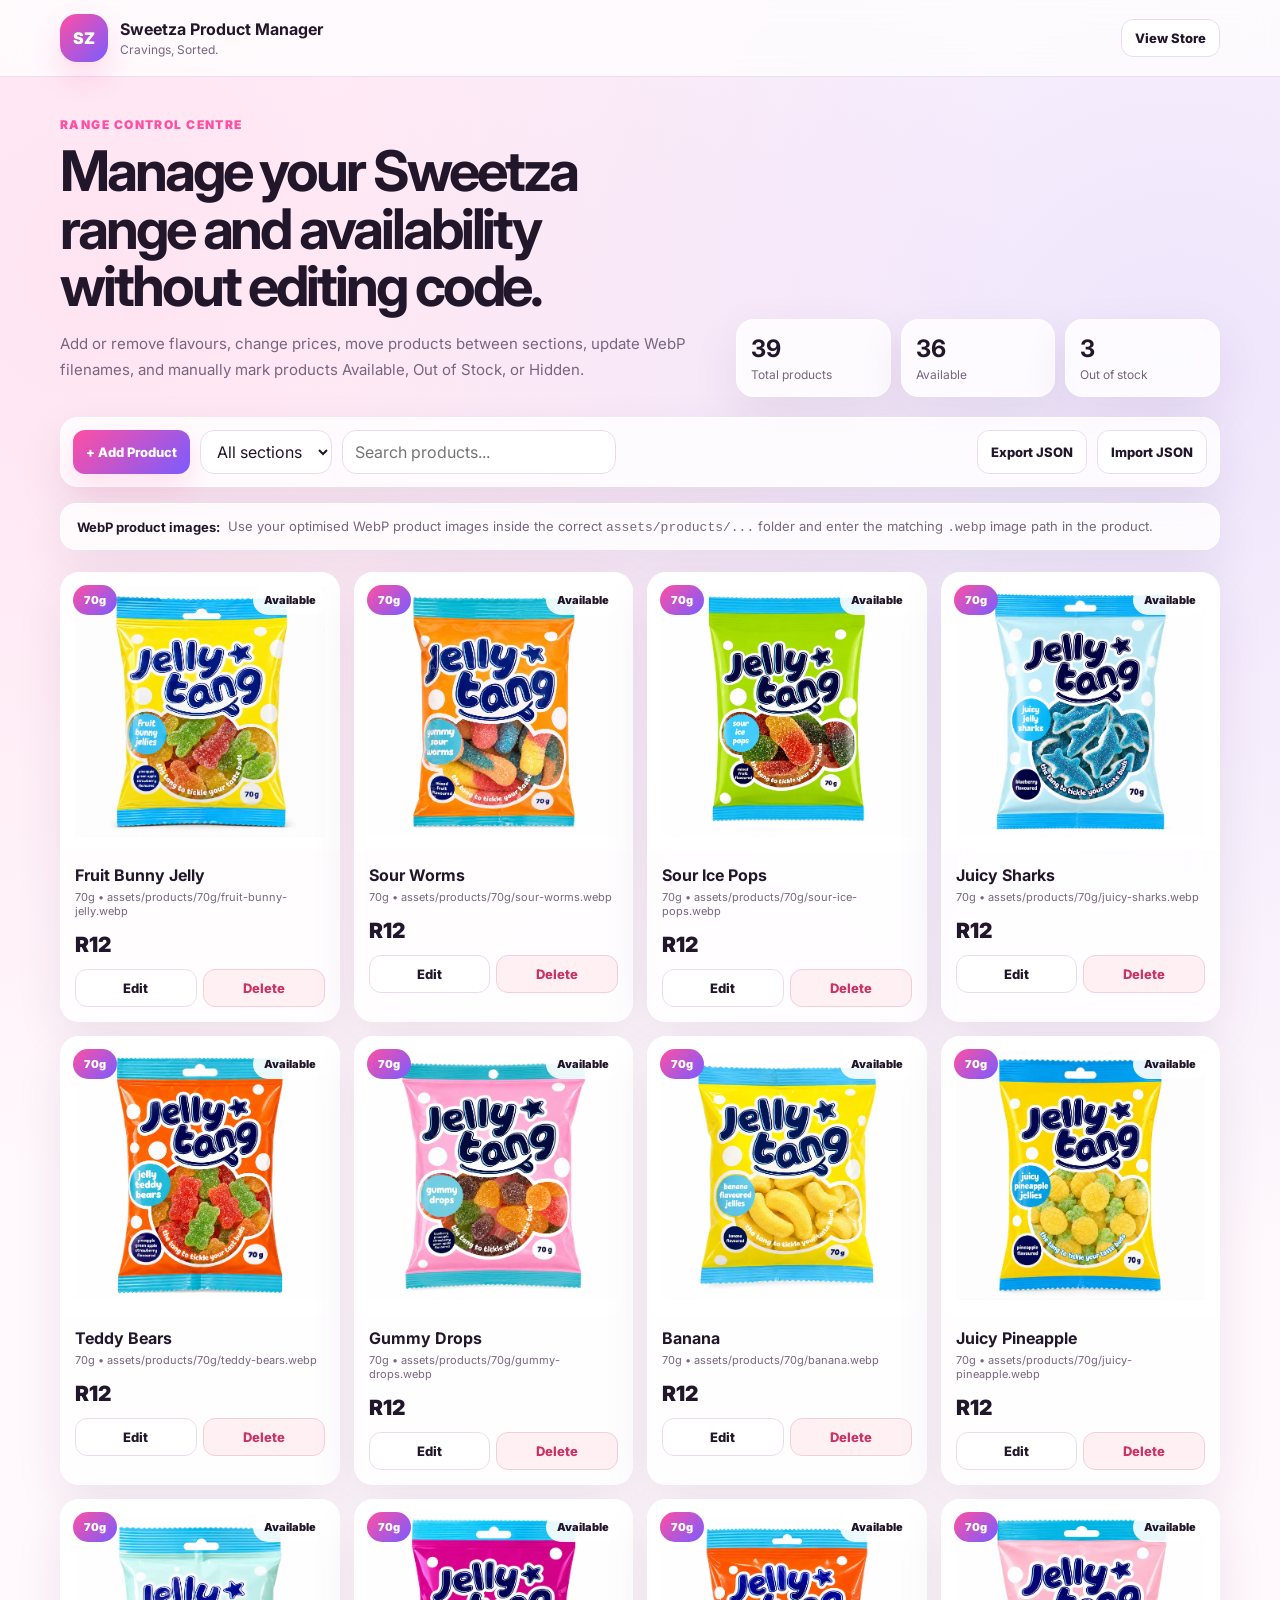
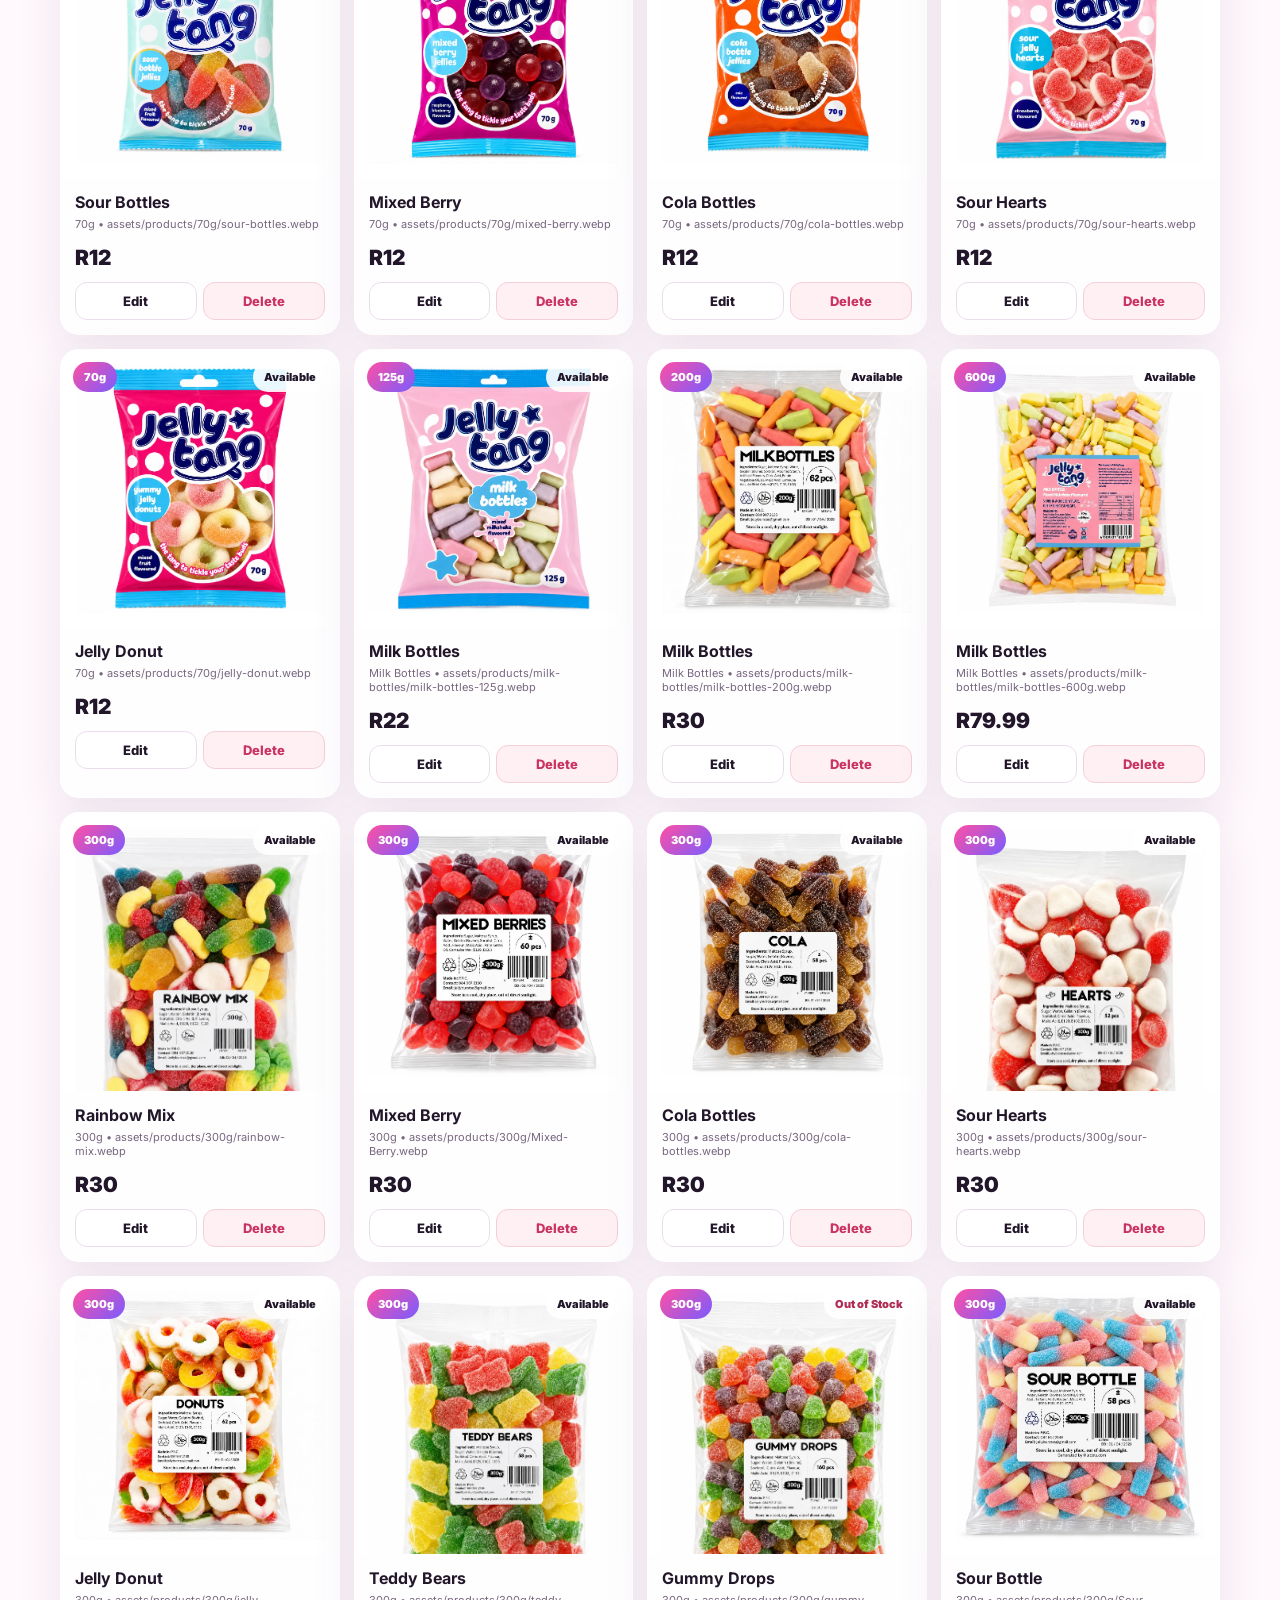
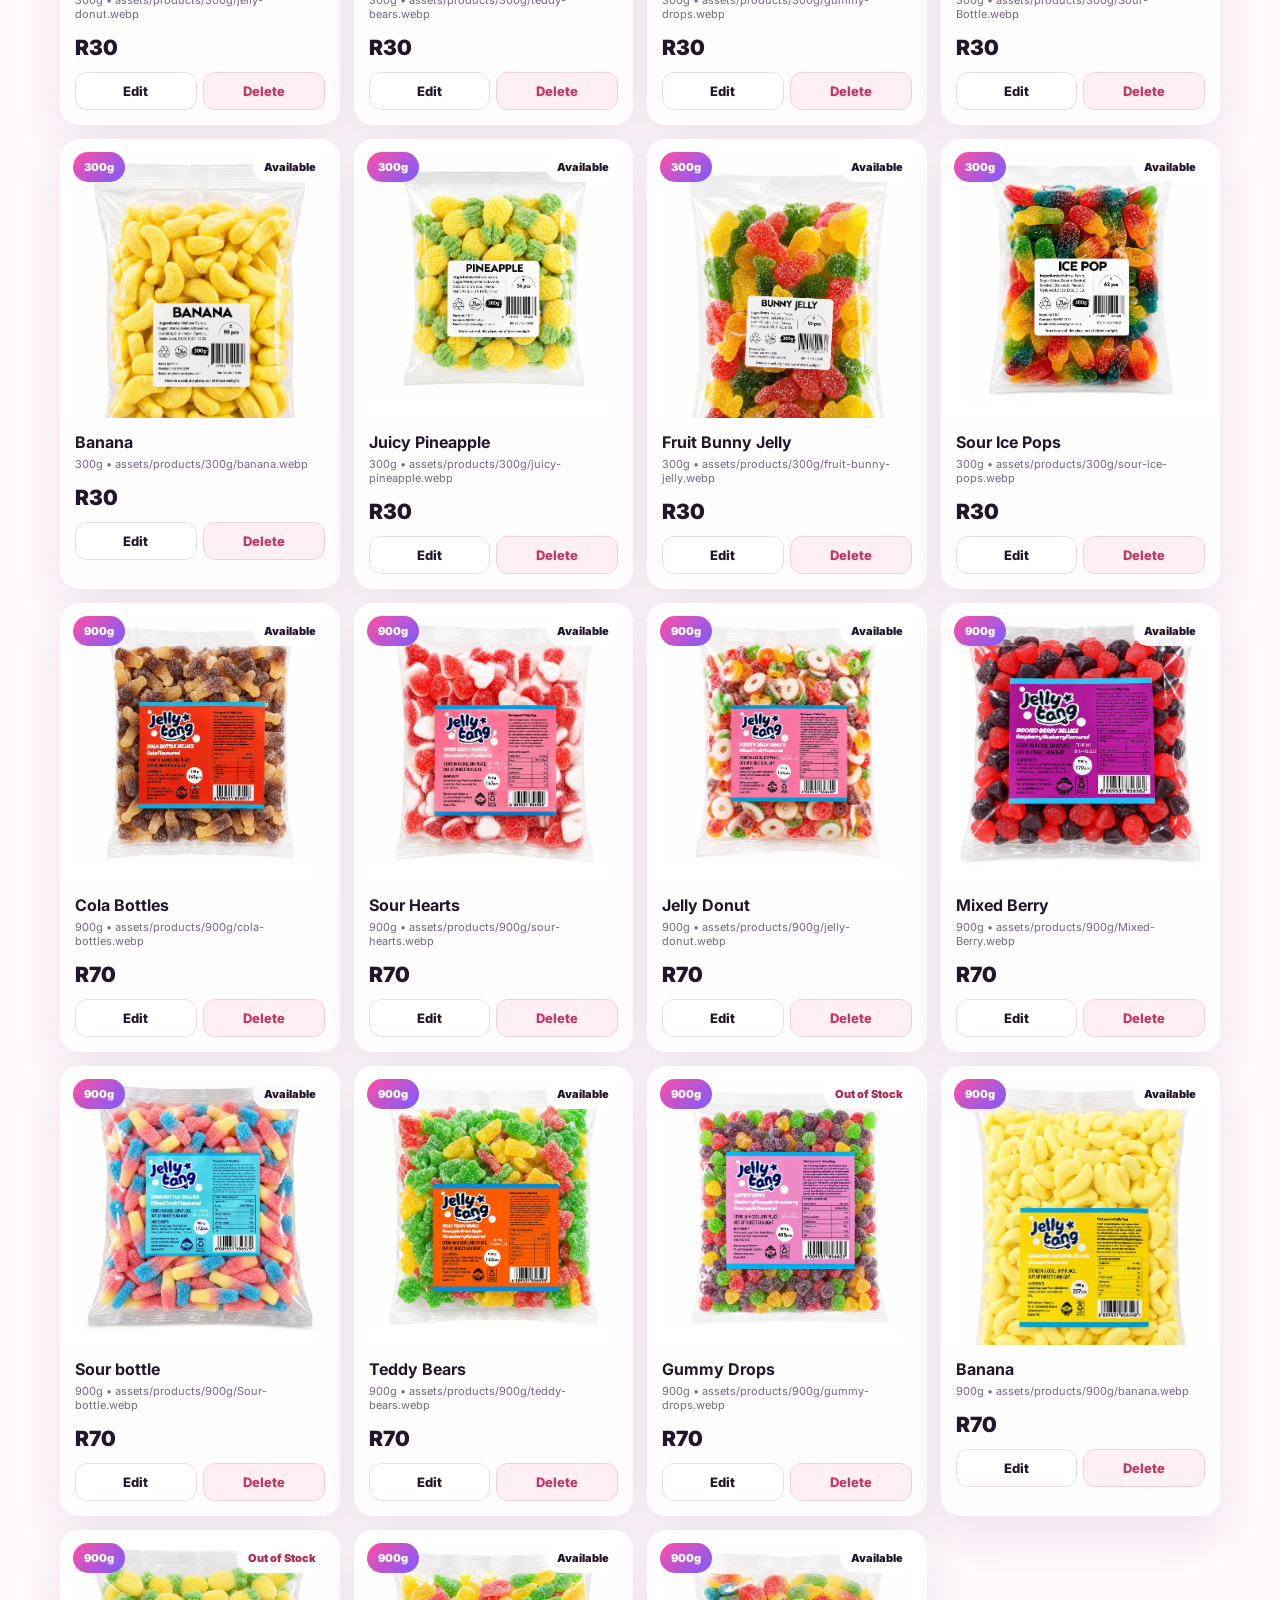
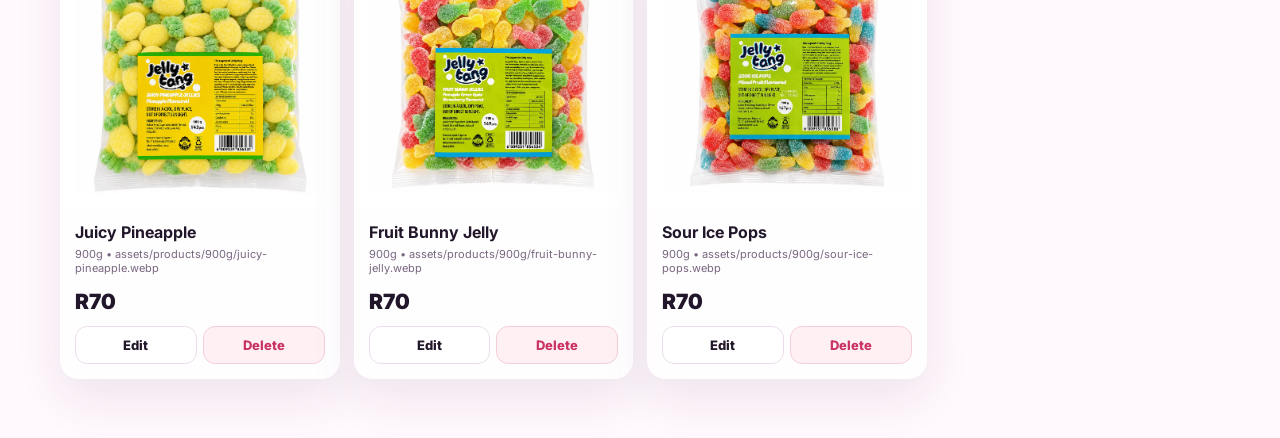
<file: manager.html>
<!doctype html>
<html lang="en">
<head>
  <meta charset="utf-8">
  <meta name="viewport" content="width=device-width,initial-scale=1">
  <title>Sweetza Product Manager</title>
  <link rel="preconnect" href="https://fonts.googleapis.com">
  <link rel="preconnect" href="https://fonts.gstatic.com" crossorigin>
  <link href="https://fonts.googleapis.com/css2?family=Inter:wght@400;500;600;700;800;900&display=swap" rel="stylesheet">
  <link rel="stylesheet" href="manager.css">
</head>
<body>
  <header class="manager-topbar">
    <div class="manager-container nav">
      <div class="manager-brand">
        <div class="manager-logo">SZ</div>
        <div><strong>Sweetza Product Manager</strong><span>Cravings, Sorted.</span></div>
      </div>
      <a class="ghost-button" href="index.html">View Store</a>
    </div>
  </header>

  <main class="manager-container manager-main">
    <section class="manager-hero">
      <div>
        <span class="eyebrow">Range control centre</span>
        <h1>Manage your Sweetza range and availability without editing code.</h1>
        <p>Add or remove flavours, change prices, move products between sections, update WebP filenames, and manually mark products Available, Out of Stock, or Hidden.</p>
      </div>
      <div class="hero-stat-grid">
        <div class="hero-stat"><strong id="totalProducts">0</strong><span>Total products</span></div>
        <div class="hero-stat"><strong id="availableProducts">0</strong><span>Available</span></div>
        <div class="hero-stat"><strong id="outProducts">0</strong><span>Out of stock</span></div>
      </div>
    </section>

    <section class="toolbar-card">
      <div class="toolbar-left">
        <button class="primary-button" id="addProductBtn">+ Add Product</button>
        <select id="sectionFilter">
          <option value="all">All sections</option>
          <option value="70g">70g</option>
          <option value="Milk Bottles">Milk Bottles</option>
          <option value="300g">300g</option>
          <option value="900g">900g</option>
        </select>
        <input id="searchInput" placeholder="Search products...">
      </div>
      <div class="toolbar-right">
        <button class="ghost-button" id="exportBtn">Export JSON</button>
        <label class="ghost-button file-button">Import JSON<input id="importInput" type="file" accept=".json,application/json"></label>
</div>
    </section>

    <section class="info-banner">
      <strong>WebP product images:</strong>
      <span>Use your optimised WebP product images inside the correct <code>assets/products/...</code> folder and enter the matching <code>.webp</code> image path in the product.</span>
    </section>

    <section class="product-manager-grid" id="productManagerGrid"></section>
  </main>

  <aside class="modal" id="productModal" aria-hidden="true">
    <div class="modal-panel">
      <div class="modal-head">
        <div>
          <span class="eyebrow">Product editor</span>
          <h2 id="modalTitle">Add Product</h2>
        </div>
        <button class="close-button" id="closeModal">×</button>
      </div>

      <form id="productForm">
        <input type="hidden" id="originalId">

        <div class="field-grid two">
          <label class="field">
            <span>Product name</span>
            <input id="productName" required placeholder="e.g. Cola Bottles">
          </label>
          <label class="field">
            <span>Section</span>
            <select id="productSection" required>
              <option value="70g">70g</option>
              <option value="Milk Bottles">Milk Bottles</option>
              <option value="300g">300g</option>
              <option value="900g">900g</option>
            </select>
          </label>
        </div>

        <div class="field-grid two">
          <label class="field">
            <span>Pack size</span>
            <input id="productPackSize" required placeholder="70g / 125g / 300g / 600g / 900g">
          </label>
          <label class="field">
            <span>Selling price (R)</span>
            <input id="productPrice" type="number" min="0" step="0.01" required>
          </label>
        </div>

        <label class="field">
          <span>Status</span>
          <select id="productStatus">
            <option value="available">Available</option>
            <option value="out">Out of Stock</option>
            <option value="hidden">Hidden</option>
          </select>
        </label>

        <label class="field">
          <span>WebP image path</span>
          <input id="productImage" required placeholder="assets/products/70g/banana.webp">
          <small>Use the matching <code>.webp</code> file path. Filenames and paths are case-sensitive on GitHub Pages.</small>
        </label>

        <div class="image-preview-card">
          <span>Image preview</span>
          <div class="preview-frame">
            <img id="imagePreview" alt="Product preview">
            <div id="previewFallback">WebP preview</div>
          </div>
        </div>

        <div class="modal-actions">
          <button type="button" class="ghost-button" id="cancelModal">Cancel</button>
          <button type="submit" class="primary-button">Save Product</button>
        </div>
      </form>
    </div>
    <div class="modal-backdrop" id="modalBackdrop"></div>
  </aside>

  <aside class="image-lightbox" id="managerImageLightbox" aria-hidden="true">
    <div class="image-lightbox-panel">
      <button class="image-lightbox-close" id="managerLightboxClose" aria-label="Close image">×</button>
      <img id="managerLightboxImage" alt="Product preview">
      <div class="image-lightbox-caption" id="managerLightboxCaption"></div>
    </div>
    <div class="image-lightbox-backdrop" id="managerLightboxBackdrop"></div>
  </aside>

  <div class="toast" id="managerToast"></div>
  <script src="default-products.js"></script>
  <script src="manager.js"></script>
</body>
</html>
</file>
<file: manager.css>
:root{
  --bg:#fff8fc;--surface:#fff;--text:#22172a;--muted:#77667f;--line:#eaddeb;
  --accent:#ff4fa3;--accent2:#7a5cff;--dark:#1c1125;--danger:#c93463;
}
*{box-sizing:border-box}
body{margin:0;font-family:Inter,system-ui,sans-serif;background:
radial-gradient(circle at 8% 5%,rgba(255,79,163,.12),transparent 18%),
radial-gradient(circle at 92% 7%,rgba(122,92,255,.12),transparent 18%),var(--bg);color:var(--text)}
button,input,select{font:inherit}
.manager-container{width:min(1180px,94%);margin:auto}
.manager-topbar{position:sticky;top:0;z-index:20;background:rgba(255,255,255,.75);backdrop-filter:blur(16px);border-bottom:1px solid rgba(230,216,235,.8)}
.nav{min-height:76px;display:flex;align-items:center;justify-content:space-between;gap:16px}
.manager-brand{display:flex;align-items:center;gap:12px}
.manager-logo{width:48px;height:48px;border-radius:17px;display:grid;place-items:center;color:#fff;font-weight:900;background:linear-gradient(135deg,var(--accent),var(--accent2));box-shadow:0 15px 30px rgba(255,79,163,.2)}
.manager-brand strong,.manager-brand span{display:block}.manager-brand span{font-size:12px;color:var(--muted);margin-top:3px}
.manager-main{padding:56px 0 80px}
.manager-hero{display:grid;grid-template-columns:1.3fr .7fr;gap:30px;align-items:end;margin-bottom:28px}
.eyebrow{text-transform:uppercase;letter-spacing:.12em;color:var(--accent);font-size:12px;font-weight:900}
h1{font-size:clamp(38px,6vw,68px);letter-spacing:-.055em;line-height:1;margin:10px 0 18px}
h2{margin:8px 0 0;font-size:30px;letter-spacing:-.04em}
.manager-hero p{max-width:720px;color:var(--muted);line-height:1.7;font-size:17px}
.hero-stat-grid{display:grid;grid-template-columns:repeat(3,1fr);gap:10px}
.hero-stat,.toolbar-card,.product-manager-card,.info-banner,.modal-panel{background:rgba(255,255,255,.82);border:1px solid rgba(255,255,255,.92);box-shadow:0 18px 48px rgba(65,30,84,.09);backdrop-filter:blur(14px)}
.hero-stat{padding:18px;border-radius:22px}.hero-stat strong{display:block;font-size:28px}.hero-stat span{display:block;color:var(--muted);font-size:12px;margin-top:4px}
.toolbar-card{padding:16px;border-radius:22px;display:flex;justify-content:space-between;gap:14px;margin-bottom:16px}
.toolbar-left,.toolbar-right{display:flex;gap:10px;flex-wrap:wrap}
input,select{border:1px solid var(--line);background:#fff;border-radius:14px;padding:12px 14px;color:var(--text)}
.primary-button,.ghost-button,.danger-button,.close-button{border:0;border-radius:14px;padding:12px 16px;font-weight:800;cursor:pointer;text-decoration:none;display:inline-flex;align-items:center;justify-content:center}
.primary-button{color:#fff;background:linear-gradient(135deg,var(--accent),var(--accent2));box-shadow:0 12px 26px rgba(255,79,163,.16)}
.ghost-button{background:#fff;color:var(--text);border:1px solid var(--line)}
.danger-button{background:#fff0f4;color:var(--danger);border:1px solid #f4ceda}
.file-button input{display:none}
.info-banner{padding:14px 16px;border-radius:18px;color:var(--muted);display:flex;gap:8px;align-items:center;margin-bottom:22px}
.info-banner strong{color:var(--text)}
.product-manager-grid{display:grid;grid-template-columns:repeat(3,1fr);gap:18px}
.product-manager-card{border-radius:24px;overflow:hidden}
.manager-product-image{height:220px;background:linear-gradient(135deg,#fff2f7,#fff9e8);position:relative;overflow:hidden}
.manager-product-image img{width:100%;height:100%;object-fit:cover;display:block}
.manager-product-fallback{position:absolute;inset:0;display:grid;place-items:center;font-size:44px}
.manager-pack-badge,.manager-status{position:absolute;top:12px;padding:8px 11px;border-radius:999px;font-size:11px;font-weight:900}
.manager-pack-badge{left:12px;background:linear-gradient(135deg,var(--accent),var(--accent2));color:#fff}
.manager-status{right:12px;background:rgba(255,255,255,.9)}
.manager-status.out{color:#b12c55}.manager-status.hidden{color:#6f6076}
.manager-card-body{padding:18px}.manager-card-body h3{margin:0 0 5px;font-size:20px}.manager-card-body p{color:var(--muted);margin:0 0 14px;font-size:13px}
.manager-card-price{font-size:25px;font-weight:900;margin-bottom:16px}
.manager-card-actions{display:grid;grid-template-columns:1fr 1fr;gap:8px}
.modal{position:fixed;inset:0;z-index:50;pointer-events:none}.modal.open{pointer-events:auto}
.modal-backdrop{position:absolute;inset:0;background:rgba(25,13,34,.45);opacity:0;transition:.2s}.modal.open .modal-backdrop{opacity:1}
.modal-panel{position:relative;z-index:2;width:min(720px,94vw);max-height:92vh;overflow:auto;margin:4vh auto;border-radius:28px;padding:24px;transform:translateY(15px);opacity:0;transition:.2s}.modal.open .modal-panel{transform:none;opacity:1}
.modal-head{display:flex;justify-content:space-between;gap:16px;align-items:flex-start;margin-bottom:20px}
.close-button{width:42px;height:42px;padding:0;font-size:24px;background:#f4eef6}
.field-grid{display:grid;gap:14px;margin-bottom:14px}.field-grid.two{grid-template-columns:1fr 1fr}
.field{display:grid;gap:7px;margin-bottom:14px}.field span{font-weight:800}.field small{color:var(--muted)}
.image-preview-card{margin:16px 0}.image-preview-card>span{display:block;font-weight:800;margin-bottom:8px}
.preview-frame{width:180px;height:180px;border-radius:22px;background:#fff3f8;overflow:hidden;border:1px solid var(--line);position:relative}
.preview-frame img{width:100%;height:100%;object-fit:cover;display:none}.preview-frame div{position:absolute;inset:0;display:grid;place-items:center;color:var(--muted)}
.modal-actions{display:flex;justify-content:flex-end;gap:10px;margin-top:22px}
.toast{position:fixed;left:50%;bottom:24px;transform:translate(-50%,20px);background:var(--dark);color:#fff;padding:12px 18px;border-radius:14px;opacity:0;pointer-events:none;transition:.2s;z-index:70}.toast.show{opacity:1;transform:translate(-50%,0)}
.empty-state{grid-column:1/-1;padding:50px;text-align:center;border:1px dashed var(--line);border-radius:24px;color:var(--muted)}
@media(max-width:900px){.manager-hero{grid-template-columns:1fr}.product-manager-grid{grid-template-columns:repeat(2,1fr)}}
@media(max-width:640px){.product-manager-grid,.hero-stat-grid,.field-grid.two{grid-template-columns:1fr}.toolbar-card,.nav{align-items:stretch;flex-direction:column}.toolbar-left,.toolbar-right{display:grid}.info-banner{align-items:flex-start;flex-direction:column}}


.manager-container{
  width:min(1160px, calc(100% - 32px));
}
.manager-main{
  padding:36px 0 60px;
}
.manager-hero{
  grid-template-columns:1.15fr .85fr;
  gap:22px;
  margin-bottom:20px;
}
.manager-hero h1{
  font-size:clamp(34px,4.8vw,56px);
  line-height:1.03;
  margin-bottom:14px;
}
.manager-hero p{
  font-size:15px;
}
.hero-stat{
  padding:14px;
  border-radius:18px;
}
.hero-stat strong{
  font-size:24px;
}
.toolbar-card{
  padding:12px;
  border-radius:18px;
}
.toolbar-card input,
.toolbar-card select{
  padding:10px 12px;
}
.primary-button,.ghost-button,.danger-button{
  padding:10px 13px;
  border-radius:12px;
  font-size:13px;
}
.info-banner{
  border-radius:16px;
  font-size:13px;
}
.product-manager-grid{
  grid-template-columns:repeat(4,minmax(0,1fr));
  gap:14px;
}
.product-manager-card{
  border-radius:19px;
}
.manager-product-image{
  height:175px;
}
.manager-product-fallback{
  font-size:13px;
  color:var(--muted);
}
.manager-card-body{
  padding:14px;
}
.manager-card-body h3{
  font-size:16px;
}
.manager-card-body p{
  font-size:11px;
  word-break:break-word;
}
.manager-card-price{
  font-size:21px;
  margin-bottom:12px;
}
.manager-card-actions{
  gap:6px;
}
.modal-panel{
  width:min(680px,94vw);
  padding:20px;
}
.preview-frame{
  width:150px;
  height:150px;
}
@media(max-width:1050px){
  .product-manager-grid{grid-template-columns:repeat(3,minmax(0,1fr))}
}
@media(max-width:800px){
  .manager-hero{grid-template-columns:1fr}
  .product-manager-grid{grid-template-columns:repeat(2,minmax(0,1fr))}
  .toolbar-card{flex-direction:column}
}
@media(max-width:560px){
  .manager-container{width:calc(100% - 20px)}
  .manager-main{padding-top:24px}
  .nav{
    flex-direction:row;
    align-items:center;
  }
  .manager-brand strong{font-size:14px}
  .manager-brand span{display:none}
  .ghost-button[href="index.html"]{
    font-size:12px;
    padding:9px 10px;
  }
  .manager-hero h1{
    font-size:34px;
  }
  .hero-stat-grid{
    grid-template-columns:repeat(3,1fr);
  }
  .hero-stat{
    padding:11px;
  }
  .hero-stat strong{
    font-size:20px;
  }
  .hero-stat span{
    font-size:10px;
  }
  .product-manager-grid{
    grid-template-columns:1fr 1fr;
    gap:9px;
  }
  .manager-product-image{
    height:132px;
  }
  .manager-card-body{
    padding:10px;
  }
  .manager-card-body h3{
    font-size:14px;
  }
  .manager-card-price{
    font-size:18px;
  }
  .manager-card-actions{
    grid-template-columns:1fr;
  }
  .manager-card-actions button{
    font-size:11px;
    padding:8px;
  }
  .field-grid.two{
    grid-template-columns:1fr;
  }
  .modal-panel{
    width:100vw;
    max-height:100vh;
    height:100vh;
    margin:0;
    border-radius:0;
    padding:16px;
  }
}



.manager-product-image{
  background:#fff;
  cursor:zoom-in;
  display:grid;
  place-items:center;
}
.manager-product-image img{
  width:100%;
  height:100%;
  object-fit:contain;
  object-position:center;
  display:block;
  padding:8px;
  background:#fff;
}
.manager-product-fallback{
  position:absolute;
  inset:0;
  place-items:center;
  background:linear-gradient(135deg,#fff4f8,#fffaf0);
  color:var(--muted);
  font-size:12px;
  z-index:0;
}
.manager-pack-badge,.manager-status{
  z-index:3;
}
.image-lightbox{
  position:fixed;
  inset:0;
  z-index:100;
  pointer-events:none;
}
.image-lightbox.open{
  pointer-events:auto;
}
.image-lightbox-backdrop{
  position:absolute;
  inset:0;
  background:rgba(21,10,29,.74);
  backdrop-filter:blur(8px);
  opacity:0;
  transition:.2s ease;
}
.image-lightbox.open .image-lightbox-backdrop{
  opacity:1;
}
.image-lightbox-panel{
  position:relative;
  z-index:2;
  width:min(720px,92vw);
  max-height:92vh;
  margin:4vh auto;
  background:#fff;
  border-radius:26px;
  padding:18px;
  box-shadow:0 30px 90px rgba(23,11,31,.34);
  transform:scale(.97);
  opacity:0;
  transition:.2s ease;
}
.image-lightbox.open .image-lightbox-panel{
  transform:scale(1);
  opacity:1;
}
.image-lightbox-panel img{
  display:block;
  width:100%;
  max-height:76vh;
  object-fit:contain;
  background:#fff;
  border-radius:18px;
}
.image-lightbox-close{
  position:absolute;
  right:10px;
  top:10px;
  width:40px;
  height:40px;
  border:0;
  border-radius:999px;
  background:rgba(28,17,37,.88);
  color:#fff;
  font-size:24px;
  cursor:pointer;
  z-index:3;
}
.image-lightbox-caption{
  text-align:center;
  font-weight:800;
  padding:12px 4px 2px;
}
@media(max-width:560px){
  .image-lightbox-panel{
    width:calc(100vw - 18px);
    margin:3vh auto;
    padding:10px;
    border-radius:20px;
  }
}



.manager-product-image{
  width:100%;
  height:auto !important;
  aspect-ratio:1 / 1;
  min-height:0;
  background:#fff;
  display:grid;
  place-items:center;
  overflow:hidden;
}
.manager-product-image img{
  width:100%;
  height:100%;
  max-width:100%;
  max-height:100%;
  object-fit:contain !important;
  object-position:center center;
  padding:14px;
  box-sizing:border-box;
  background:#fff;
}
@media(max-width:560px){
  .manager-product-image{
    height:auto !important;
    aspect-ratio:1 / 1;
  }
  .manager-product-image img{
    padding:9px;
  }
}
</file>
